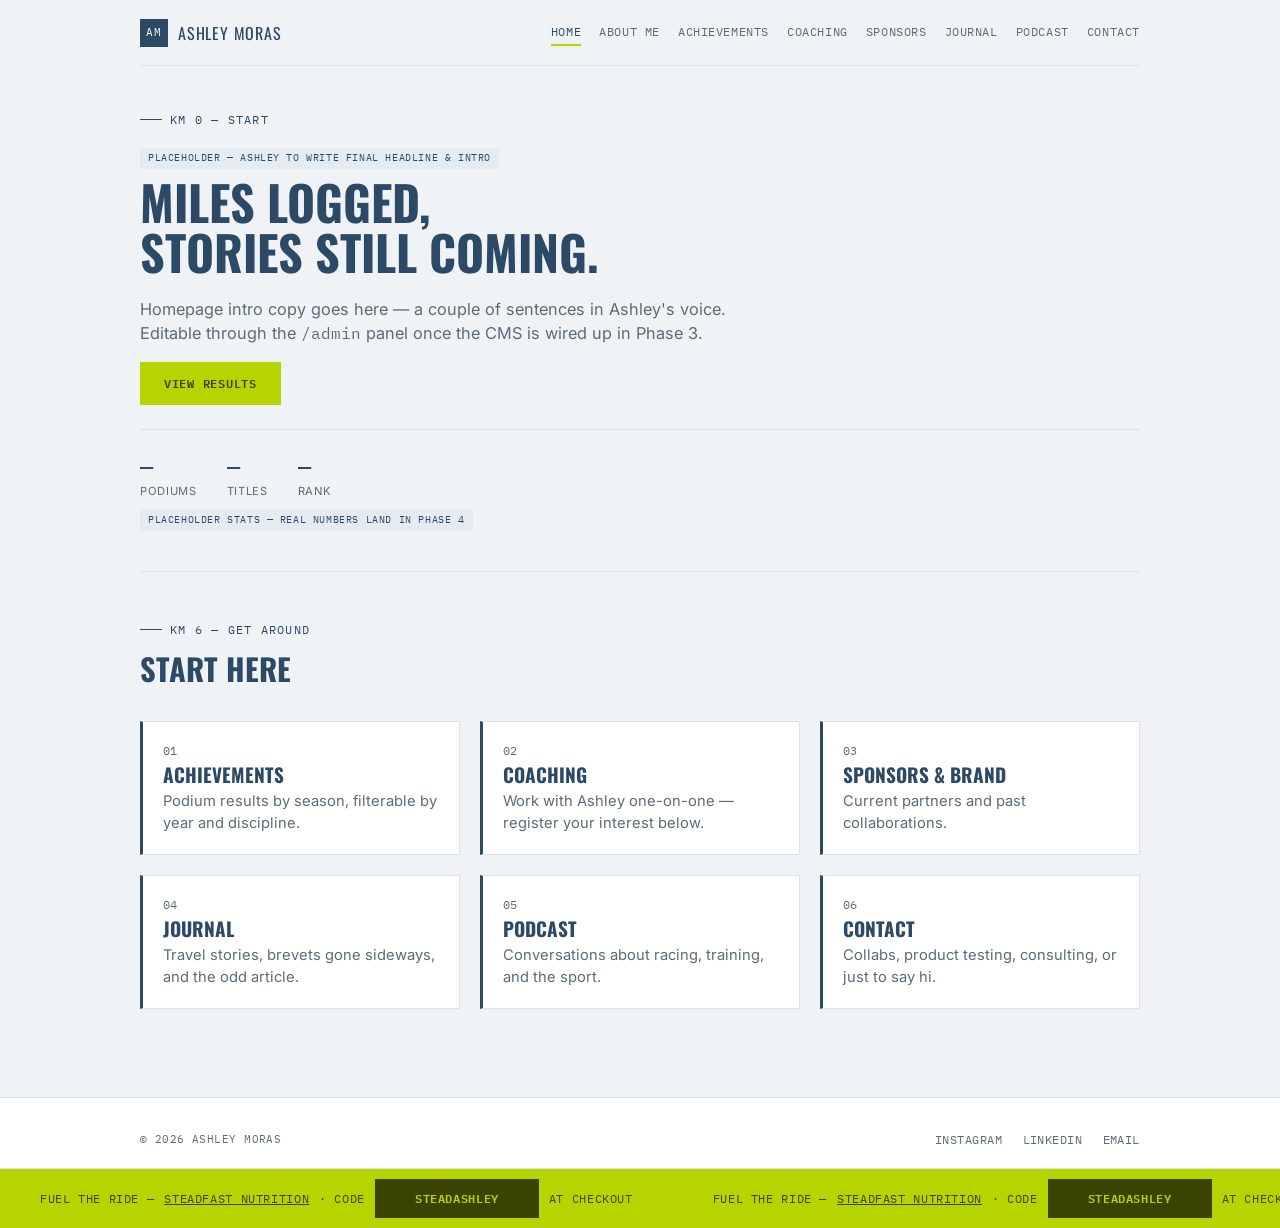
<file: index.html>
<!DOCTYPE html>
<html lang="en">
<head>
<meta charset="UTF-8">
<meta name="viewport" content="width=device-width, initial-scale=1.0">
<title>Ashley Moras — Cyclist &amp; Coach</title>
<link rel="preconnect" href="https://fonts.googleapis.com">
<link href="https://fonts.googleapis.com/css2?family=Oswald:wght@400;500;600;700&family=Inter:wght@400;500;600&family=IBM+Plex+Mono:wght@400;500;600&display=swap" rel="stylesheet">
<link rel="stylesheet" href="assets/styles.css">
</head>
<body>

<a class="skip-link" href="#main">Skip to content</a>

<header class="site-header-outer">
  <div class="wrap site-header">
    <a href="index.html" class="brand"><span class="bib">AM</span> Ashley Moras</a>
    <button class="nav-toggle" aria-expanded="false" aria-controls="main-nav">Menu</button>
    <nav class="main-nav" id="main-nav">
      <a href="index.html" class="active">Home</a>
      <a href="about.html">About Me</a>
      <a href="achievements.html">Achievements</a>
      <a href="coaching.html">Coaching</a>
      <a href="sponsors.html">Sponsors</a>
      <a href="journal.html">Journal</a>
      <a href="podcast.html">Podcast</a>
      <a href="contact.html">Contact</a>
    </nav>
  </div>
</header>

<main id="main">

  <section class="page-hero wrap">
    <p class="km">Km 0 — Start</p>
    <span class="placeholder-tag">Placeholder — Ashley to write final headline &amp; intro</span>
    <h1>Miles logged,<br>stories still coming.</h1>
    <p class="lede">Homepage intro copy goes here — a couple of sentences in Ashley's voice. Editable through the <span class="mono">/admin</span> panel once the CMS is wired up in Phase 3.</p>
    <a class="btn" href="achievements.html">View results</a>

    <div class="stats">
      <div class="stat"><div class="num">—</div><div class="label">Podiums</div></div>
      <div class="stat"><div class="num">—</div><div class="label">Titles</div></div>
      <div class="stat"><div class="num">—</div><div class="label">Rank</div></div>
    </div>
    <span class="placeholder-tag" style="margin-top:10px;">Placeholder stats — real numbers land in Phase 4</span>
  </section>

  <section class="section wrap">
    <div class="section-head">
      <div>
        <p class="km">Km 6 — Get around</p>
        <h2>Start here</h2>
      </div>
    </div>
    <div class="grid grid-3">
      <a class="linkcard" href="achievements.html">
        <div class="num">01</div>
        <h3>Achievements</h3>
        <p>Podium results by season, filterable by year and discipline.</p>
      </a>
      <a class="linkcard" href="coaching.html">
        <div class="num">02</div>
        <h3>Coaching</h3>
        <p>Work with Ashley one-on-one — register your interest below.</p>
      </a>
      <a class="linkcard" href="sponsors.html">
        <div class="num">03</div>
        <h3>Sponsors &amp; Brand</h3>
        <p>Current partners and past collaborations.</p>
      </a>
      <a class="linkcard" href="journal.html">
        <div class="num">04</div>
        <h3>Journal</h3>
        <p>Travel stories, brevets gone sideways, and the odd article.</p>
      </a>
      <a class="linkcard" href="podcast.html">
        <div class="num">05</div>
        <h3>Podcast</h3>
        <p>Conversations about racing, training, and the sport.</p>
      </a>
      <a class="linkcard" href="contact.html">
        <div class="num">06</div>
        <h3>Contact</h3>
        <p>Collabs, product testing, consulting, or just to say hi.</p>
      </a>
    </div>
  </section>

</main>

<footer class="site-footer">
  <div class="wrap footer-main">
    <div class="footer-fine">© <span id="year"></span> Ashley Moras</div>
    <nav class="socials" aria-label="Social links">
      <a href="https://www.instagram.com/ashley_moras/" target="_blank" rel="noopener">Instagram</a>
      <a href="https://www.linkedin.com/in/ashley-moras" target="_blank" rel="noopener">LinkedIn</a>
      <a href="mailto:ashley.omoras@gmail.com">Email</a>
    </nav>
  </div>
  <div class="promo-banner">
    <div class="promo-track">
      <span>Fuel the ride — <a href="https://steadfastnutrition.in/" target="_blank" rel="noopener">Steadfast Nutrition</a> · code <span class="promo-code">STEADASHLEY</span> at checkout</span>
      <span>Fuel the ride — <a href="https://steadfastnutrition.in/" target="_blank" rel="noopener">Steadfast Nutrition</a> · code <span class="promo-code">STEADASHLEY</span> at checkout</span>
    </div>
  </div>
</footer>

<script src="assets/site.js"></script>
<script>document.getElementById('year').textContent = new Date().getFullYear();</script>
</body>
</html>
</file>
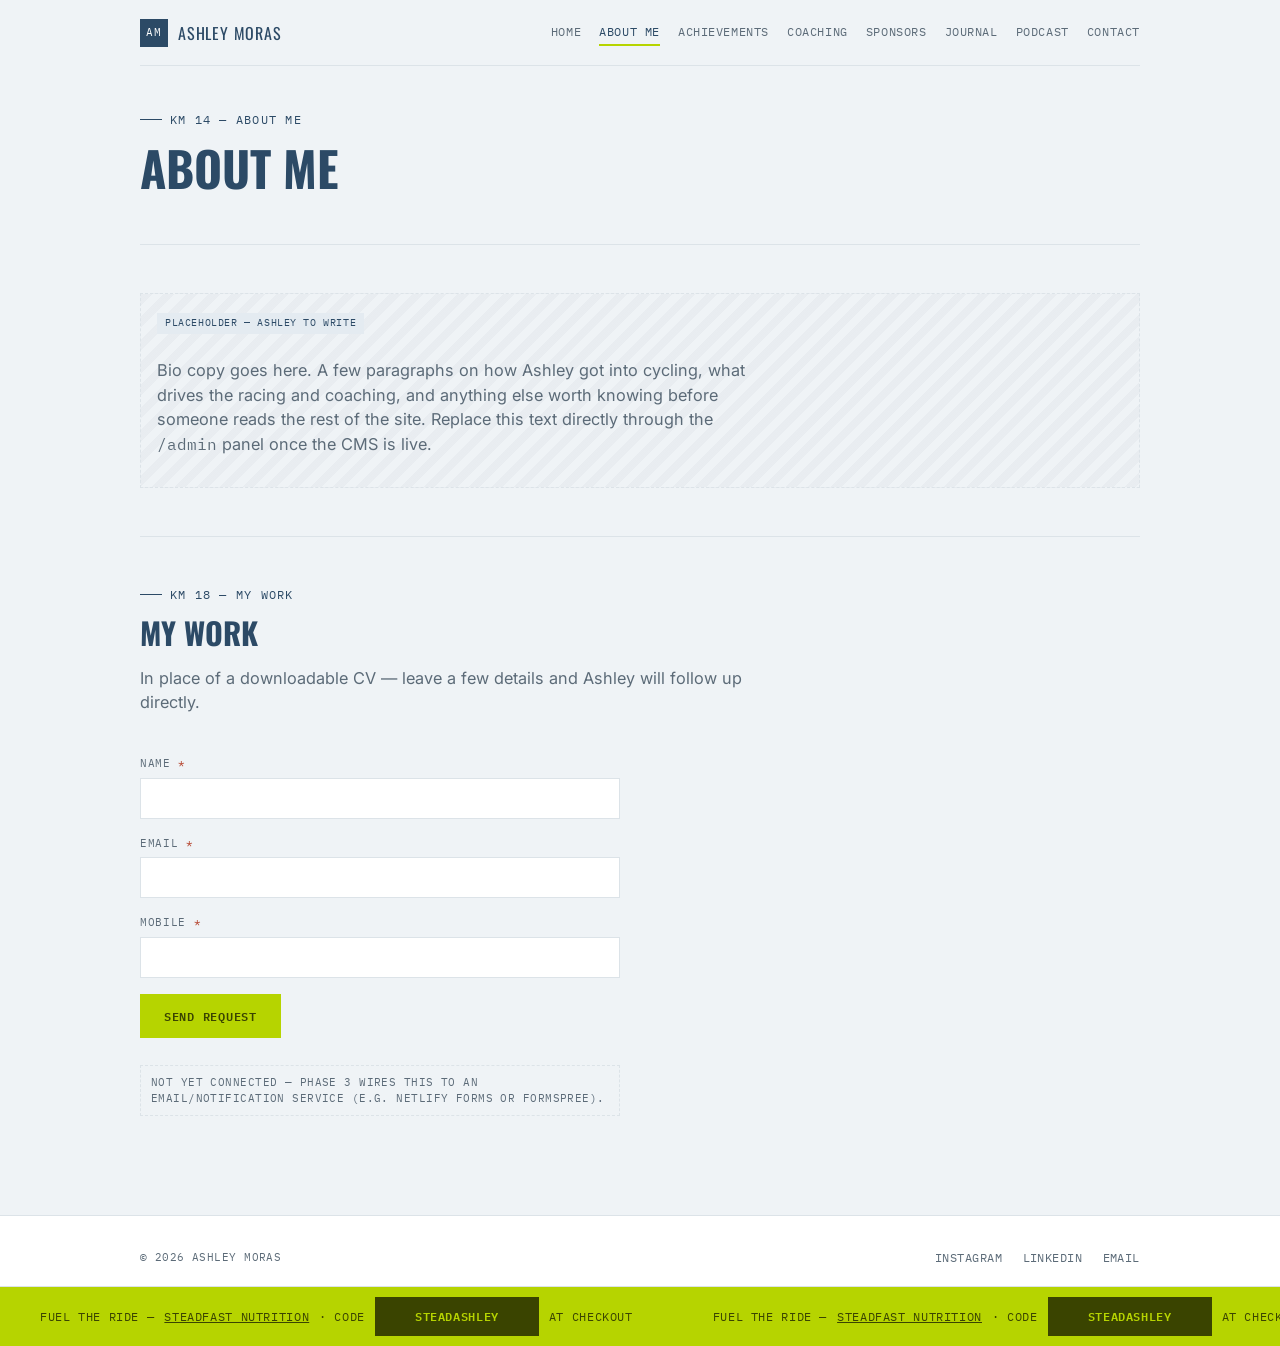
<file: about.html>
<!DOCTYPE html>
<html lang="en">
<head>
<meta charset="UTF-8">
<meta name="viewport" content="width=device-width, initial-scale=1.0">
<title>About Me — Ashley Moras</title>
<link rel="preconnect" href="https://fonts.googleapis.com">
<link href="https://fonts.googleapis.com/css2?family=Oswald:wght@400;500;600;700&family=Inter:wght@400;500;600&family=IBM+Plex+Mono:wght@400;500;600&display=swap" rel="stylesheet">
<link rel="stylesheet" href="assets/styles.css">
</head>
<body>

<a class="skip-link" href="#main">Skip to content</a>

<header class="site-header-outer">
  <div class="wrap site-header">
    <a href="index.html" class="brand"><span class="bib">AM</span> Ashley Moras</a>
    <button class="nav-toggle" aria-expanded="false" aria-controls="main-nav">Menu</button>
    <nav class="main-nav" id="main-nav">
      <a href="index.html">Home</a>
      <a href="about.html" class="active">About Me</a>
      <a href="achievements.html">Achievements</a>
      <a href="coaching.html">Coaching</a>
      <a href="sponsors.html">Sponsors</a>
      <a href="journal.html">Journal</a>
      <a href="podcast.html">Podcast</a>
      <a href="contact.html">Contact</a>
    </nav>
  </div>
</header>

<main id="main">

  <section class="page-hero wrap">
    <p class="km">Km 14 — About Me</p>
    <h1>About Me</h1>
  </section>

  <section class="section wrap">
    <div class="placeholder">
      <span class="placeholder-tag">Placeholder — Ashley to write</span>
      <p class="lede">Bio copy goes here. A few paragraphs on how Ashley got into cycling, what drives the racing and coaching, and anything else worth knowing before someone reads the rest of the site. Replace this text directly through the <span class="mono">/admin</span> panel once the CMS is live.</p>
    </div>
  </section>

  <section class="section wrap">
    <div class="section-head">
      <div>
        <p class="km">Km 18 — My Work</p>
        <h2>My Work</h2>
        <p class="lede">In place of a downloadable CV — leave a few details and Ashley will follow up directly.</p>
      </div>
    </div>

    <form class="stack" id="my-work-form">
      <div class="field">
        <label for="mw-name">Name <span class="req">*</span></label>
        <input type="text" id="mw-name" name="name" required autocomplete="name">
      </div>
      <div class="field">
        <label for="mw-email">Email <span class="req">*</span></label>
        <input type="email" id="mw-email" name="email" required autocomplete="email">
      </div>
      <div class="field">
        <label for="mw-mobile">Mobile <span class="req">*</span></label>
        <input type="tel" id="mw-mobile" name="mobile" required autocomplete="tel">
      </div>
      <div>
        <button type="submit" class="btn">Send request</button>
      </div>
      <p class="form-note">Not yet connected — Phase 3 wires this to an email/notification service (e.g. Netlify Forms or Formspree).</p>
    </form>
  </section>

</main>

<footer class="site-footer">
  <div class="wrap footer-main">
    <div class="footer-fine">© <span id="year"></span> Ashley Moras</div>
    <nav class="socials" aria-label="Social links">
      <a href="https://www.instagram.com/ashley_moras/" target="_blank" rel="noopener">Instagram</a>
      <a href="https://www.linkedin.com/in/ashley-moras" target="_blank" rel="noopener">LinkedIn</a>
      <a href="mailto:ashley.omoras@gmail.com">Email</a>
    </nav>
  </div>
  <div class="promo-banner">
    <div class="promo-track">
      <span>Fuel the ride — <a href="https://steadfastnutrition.in/" target="_blank" rel="noopener">Steadfast Nutrition</a> · code <span class="promo-code">STEADASHLEY</span> at checkout</span>
      <span>Fuel the ride — <a href="https://steadfastnutrition.in/" target="_blank" rel="noopener">Steadfast Nutrition</a> · code <span class="promo-code">STEADASHLEY</span> at checkout</span>
    </div>
  </div>
</footer>

<script src="assets/site.js"></script>
<script>document.getElementById('year').textContent = new Date().getFullYear();</script>
<script>
  // Front-end only guard until Phase 3 wires real submission.
  document.getElementById('my-work-form').addEventListener('submit', function (e) {
    e.preventDefault();
    alert('This form is not connected yet. It will be wired up in Phase 3.');
  });
</script>
</body>
</html>
</file>
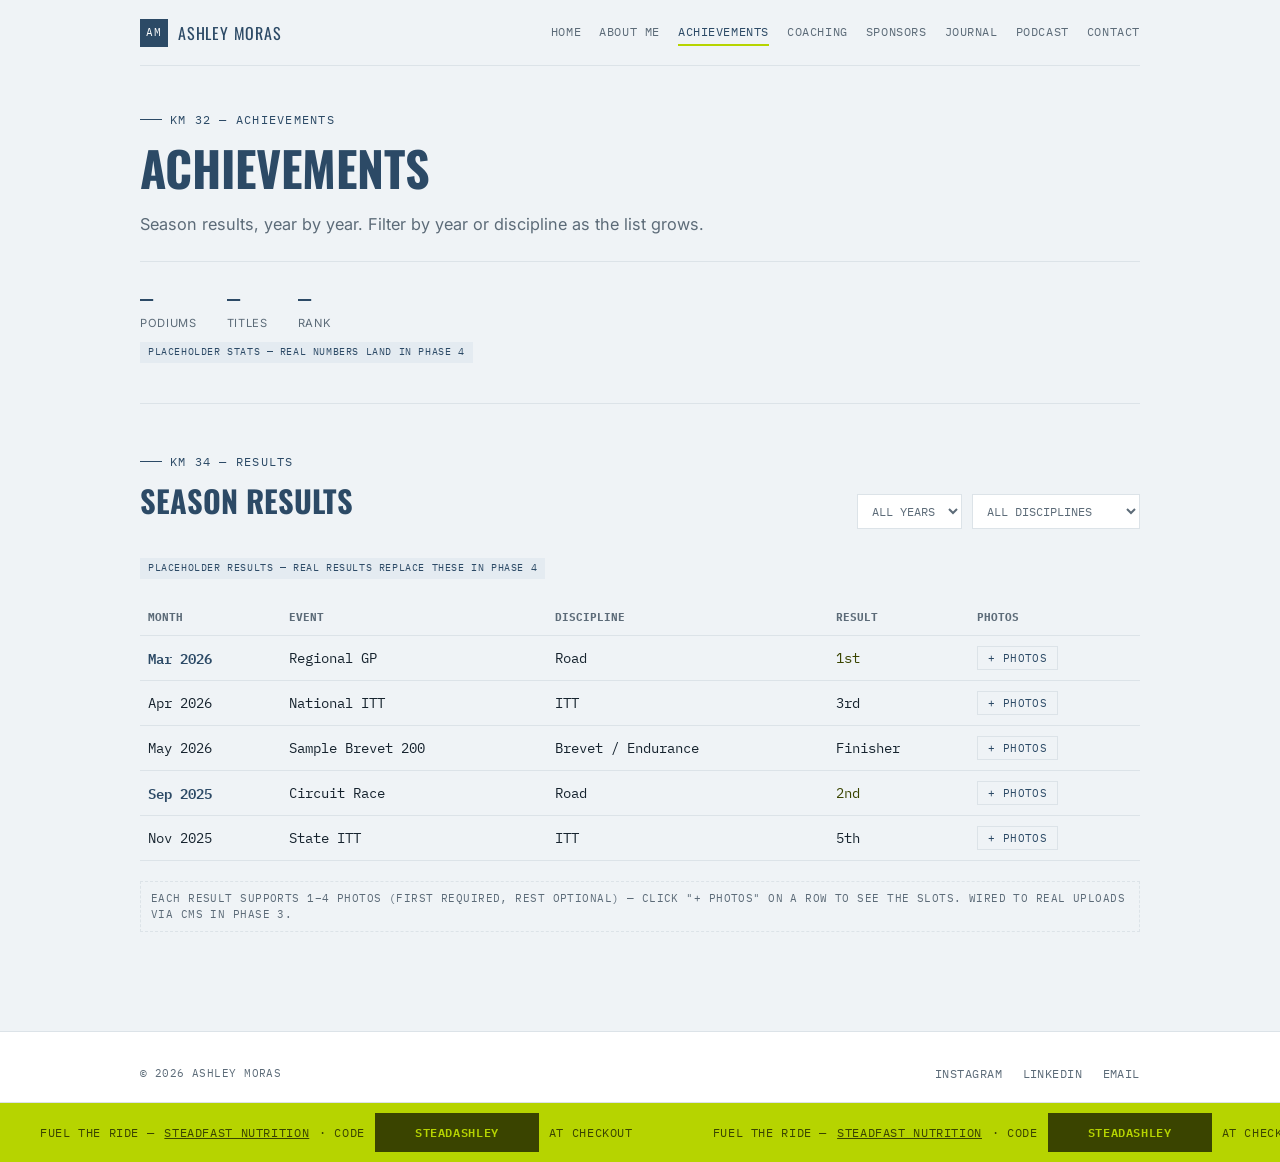
<file: achievements.html>
<!DOCTYPE html>
<html lang="en">
<head>
<meta charset="UTF-8">
<meta name="viewport" content="width=device-width, initial-scale=1.0">
<title>Achievements — Ashley Moras</title>
<link rel="preconnect" href="https://fonts.googleapis.com">
<link href="https://fonts.googleapis.com/css2?family=Oswald:wght@400;500;600;700&family=Inter:wght@400;500;600&family=IBM+Plex+Mono:wght@400;500;600&display=swap" rel="stylesheet">
<link rel="stylesheet" href="assets/styles.css">
</head>
<body>

<a class="skip-link" href="#main">Skip to content</a>

<header class="site-header-outer">
  <div class="wrap site-header">
    <a href="index.html" class="brand"><span class="bib">AM</span> Ashley Moras</a>
    <button class="nav-toggle" aria-expanded="false" aria-controls="main-nav">Menu</button>
    <nav class="main-nav" id="main-nav">
      <a href="index.html">Home</a>
      <a href="about.html">About Me</a>
      <a href="achievements.html" class="active">Achievements</a>
      <a href="coaching.html">Coaching</a>
      <a href="sponsors.html">Sponsors</a>
      <a href="journal.html">Journal</a>
      <a href="podcast.html">Podcast</a>
      <a href="contact.html">Contact</a>
    </nav>
  </div>
</header>

<main id="main">

  <section class="page-hero wrap">
    <p class="km">Km 32 — Achievements</p>
    <h1>Achievements</h1>
    <p class="lede">Season results, year by year. Filter by year or discipline as the list grows.</p>
    <div class="stats">
      <div class="stat"><div class="num">—</div><div class="label">Podiums</div></div>
      <div class="stat"><div class="num">—</div><div class="label">Titles</div></div>
      <div class="stat"><div class="num">—</div><div class="label">Rank</div></div>
    </div>
    <span class="placeholder-tag" style="margin-top:10px;">Placeholder stats — real numbers land in Phase 4</span>
  </section>

  <section class="section wrap">
    <div class="section-head">
      <div>
        <p class="km">Km 34 — Results</p>
        <h2>Season results</h2>
      </div>
      <div class="filters">
        <select class="filter-select" data-filter="year" aria-label="Filter by year">
          <option value="all">All years</option>
          <option value="2026">2026</option>
          <option value="2025">2025</option>
        </select>
        <select class="filter-select" data-filter="discipline" aria-label="Filter by discipline">
          <option value="all">All disciplines</option>
          <option value="road">Road</option>
          <option value="itt">ITT</option>
          <option value="brevet">Brevet / Endurance</option>
        </select>
      </div>
    </div>

    <span class="placeholder-tag">Placeholder results — real results replace these in Phase 4</span>

    <div class="table-wrap">
      <table data-results-table>
        <thead>
          <tr>
            <th>Month</th>
            <th>Event</th>
            <th>Discipline</th>
            <th>Result</th>
            <th>Photos</th>
          </tr>
        </thead>
        <tbody>
          <tr class="win" data-year="2026" data-discipline="road"><td>Mar 2026</td><td>Regional GP</td><td>Road</td><td>1st</td>
          <td><button class="photo-toggle" type="button" data-photo-toggle aria-expanded="false">+ Photos</button></td></tr>
          <tr class="photo-row"><td colspan="5"><div class="photo-chip-row"><div class="photo-chip">Photo 1</div><div class="photo-chip photo-chip-optional">Photo 2<br>optional</div><div class="photo-chip photo-chip-optional">Photo 3<br>optional</div><div class="photo-chip photo-chip-optional">Photo 4<br>optional</div></div></td></tr>
          <tr data-year="2026" data-discipline="itt"><td>Apr 2026</td><td>National ITT</td><td>ITT</td><td>3rd</td>
          <td><button class="photo-toggle" type="button" data-photo-toggle aria-expanded="false">+ Photos</button></td></tr>
          <tr class="photo-row"><td colspan="5"><div class="photo-chip-row"><div class="photo-chip">Photo 1</div><div class="photo-chip photo-chip-optional">Photo 2<br>optional</div><div class="photo-chip photo-chip-optional">Photo 3<br>optional</div><div class="photo-chip photo-chip-optional">Photo 4<br>optional</div></div></td></tr>
          <tr data-year="2026" data-discipline="brevet"><td>May 2026</td><td>Sample Brevet 200</td><td>Brevet / Endurance</td><td>Finisher</td>
          <td><button class="photo-toggle" type="button" data-photo-toggle aria-expanded="false">+ Photos</button></td></tr>
          <tr class="photo-row"><td colspan="5"><div class="photo-chip-row"><div class="photo-chip">Photo 1</div><div class="photo-chip photo-chip-optional">Photo 2<br>optional</div><div class="photo-chip photo-chip-optional">Photo 3<br>optional</div><div class="photo-chip photo-chip-optional">Photo 4<br>optional</div></div></td></tr>
          <tr class="win" data-year="2025" data-discipline="road"><td>Sep 2025</td><td>Circuit Race</td><td>Road</td><td>2nd</td>
          <td><button class="photo-toggle" type="button" data-photo-toggle aria-expanded="false">+ Photos</button></td></tr>
          <tr class="photo-row"><td colspan="5"><div class="photo-chip-row"><div class="photo-chip">Photo 1</div><div class="photo-chip photo-chip-optional">Photo 2<br>optional</div><div class="photo-chip photo-chip-optional">Photo 3<br>optional</div><div class="photo-chip photo-chip-optional">Photo 4<br>optional</div></div></td></tr>
          <tr data-year="2025" data-discipline="itt"><td>Nov 2025</td><td>State ITT</td><td>ITT</td><td>5th</td>
          <td><button class="photo-toggle" type="button" data-photo-toggle aria-expanded="false">+ Photos</button></td></tr>
          <tr class="photo-row"><td colspan="5"><div class="photo-chip-row"><div class="photo-chip">Photo 1</div><div class="photo-chip photo-chip-optional">Photo 2<br>optional</div><div class="photo-chip photo-chip-optional">Photo 3<br>optional</div><div class="photo-chip photo-chip-optional">Photo 4<br>optional</div></div></td></tr>
        </tbody>
      </table>
    </div>

    <p class="form-note" style="margin-top:20px;">Each result supports 1–4 photos (first required, rest optional) — click "+ Photos" on a row to see the slots. Wired to real uploads via CMS in Phase 3.</p>
  </section>

</main>

<footer class="site-footer">
  <div class="wrap footer-main">
    <div class="footer-fine">© <span id="year"></span> Ashley Moras</div>
    <nav class="socials" aria-label="Social links">
      <a href="https://www.instagram.com/ashley_moras/" target="_blank" rel="noopener">Instagram</a>
      <a href="https://www.linkedin.com/in/ashley-moras" target="_blank" rel="noopener">LinkedIn</a>
      <a href="mailto:ashley.omoras@gmail.com">Email</a>
    </nav>
  </div>
  <div class="promo-banner">
    <div class="promo-track">
      <span>Fuel the ride — <a href="https://steadfastnutrition.in/" target="_blank" rel="noopener">Steadfast Nutrition</a> · code <span class="promo-code">STEADASHLEY</span> at checkout</span>
      <span>Fuel the ride — <a href="https://steadfastnutrition.in/" target="_blank" rel="noopener">Steadfast Nutrition</a> · code <span class="promo-code">STEADASHLEY</span> at checkout</span>
    </div>
  </div>
</footer>

<script src="assets/site.js"></script>
<script>document.getElementById('year').textContent = new Date().getFullYear();</script>
</body>
</html>
</file>
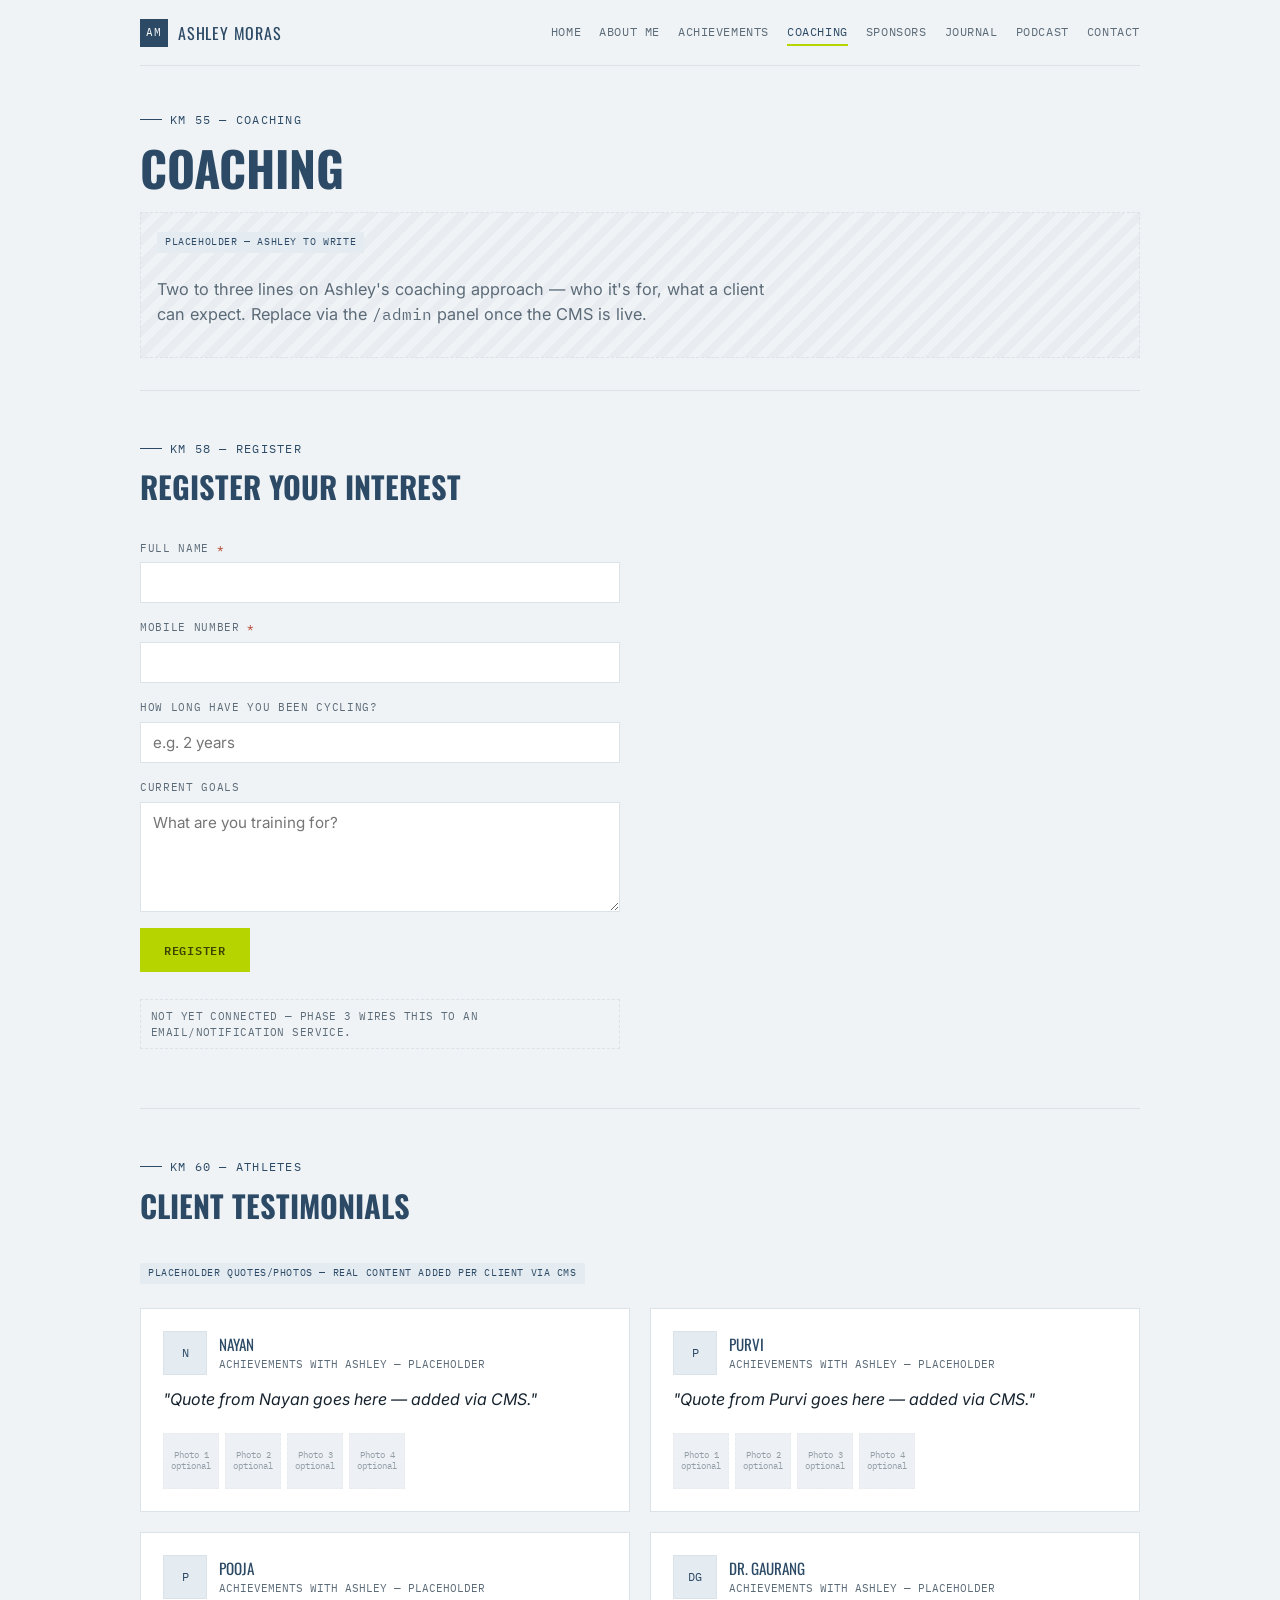
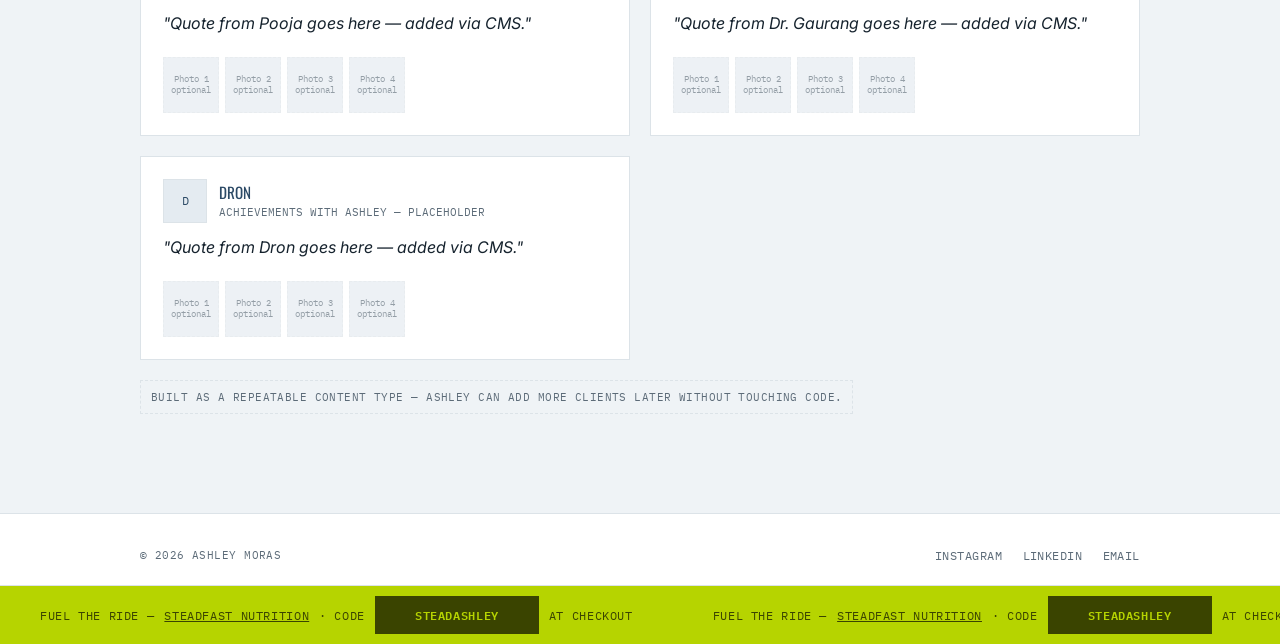
<file: coaching.html>
<!DOCTYPE html>
<html lang="en">
<head>
<meta charset="UTF-8">
<meta name="viewport" content="width=device-width, initial-scale=1.0">
<title>Coaching — Ashley Moras</title>
<link rel="preconnect" href="https://fonts.googleapis.com">
<link href="https://fonts.googleapis.com/css2?family=Oswald:wght@400;500;600;700&family=Inter:wght@400;500;600&family=IBM+Plex+Mono:wght@400;500;600&display=swap" rel="stylesheet">
<link rel="stylesheet" href="assets/styles.css">
</head>
<body>

<a class="skip-link" href="#main">Skip to content</a>

<header class="site-header-outer">
  <div class="wrap site-header">
    <a href="index.html" class="brand"><span class="bib">AM</span> Ashley Moras</a>
    <button class="nav-toggle" aria-expanded="false" aria-controls="main-nav">Menu</button>
    <nav class="main-nav" id="main-nav">
      <a href="index.html">Home</a>
      <a href="about.html">About Me</a>
      <a href="achievements.html">Achievements</a>
      <a href="coaching.html" class="active">Coaching</a>
      <a href="sponsors.html">Sponsors</a>
      <a href="journal.html">Journal</a>
      <a href="podcast.html">Podcast</a>
      <a href="contact.html">Contact</a>
    </nav>
  </div>
</header>

<main id="main">

  <section class="page-hero wrap">
    <p class="km">Km 55 — Coaching</p>
    <h1>Coaching</h1>
    <div class="placeholder">
      <span class="placeholder-tag">Placeholder — Ashley to write</span>
      <p class="lede">Two to three lines on Ashley's coaching approach — who it's for, what a client can expect. Replace via the <span class="mono">/admin</span> panel once the CMS is live.</p>
    </div>
  </section>

  <section class="section wrap">
    <div class="section-head">
      <div>
        <p class="km">Km 58 — Register</p>
        <h2>Register your interest</h2>
      </div>
    </div>

    <form class="stack" id="coaching-form">
      <div class="field">
        <label for="c-name">Full name <span class="req">*</span></label>
        <input type="text" id="c-name" name="name" required autocomplete="name">
      </div>
      <div class="field">
        <label for="c-mobile">Mobile number <span class="req">*</span></label>
        <input type="tel" id="c-mobile" name="mobile" required autocomplete="tel">
      </div>
      <div class="field">
        <label for="c-experience">How long have you been cycling?</label>
        <input type="text" id="c-experience" name="experience" placeholder="e.g. 2 years">
      </div>
      <div class="field">
        <label for="c-goals">Current goals</label>
        <textarea id="c-goals" name="goals" placeholder="What are you training for?"></textarea>
      </div>
      <div>
        <button type="submit" class="btn">Register</button>
      </div>
      <p class="form-note">Not yet connected — Phase 3 wires this to an email/notification service.</p>
    </form>
  </section>

  <section class="section wrap">
    <div class="section-head">
      <div>
        <p class="km">Km 60 — Athletes</p>
        <h2>Client testimonials</h2>
      </div>
    </div>

    <span class="placeholder-tag">Placeholder quotes/photos — real content added per client via CMS</span>

    <div class="grid grid-2" style="margin-top:16px;">
      <article class="testimonial">
        <div class="testimonial-head">
          <span class="avatar">N</span>
          <div>
            <div class="testimonial-name">Nayan</div>
            <div class="testimonial-with">Achievements with Ashley — placeholder</div>
          </div>
        </div>
        <p class="testimonial-quote">"Quote from Nayan goes here — added via CMS."</p>
      <div class="photo-chip-row"><div class="photo-chip photo-chip-optional">Photo 1<br>optional</div><div class="photo-chip photo-chip-optional">Photo 2<br>optional</div><div class="photo-chip photo-chip-optional">Photo 3<br>optional</div><div class="photo-chip photo-chip-optional">Photo 4<br>optional</div></div>
      </article>

      <article class="testimonial">
        <div class="testimonial-head">
          <span class="avatar">P</span>
          <div>
            <div class="testimonial-name">Purvi</div>
            <div class="testimonial-with">Achievements with Ashley — placeholder</div>
          </div>
        </div>
        <p class="testimonial-quote">"Quote from Purvi goes here — added via CMS."</p>
      <div class="photo-chip-row"><div class="photo-chip photo-chip-optional">Photo 1<br>optional</div><div class="photo-chip photo-chip-optional">Photo 2<br>optional</div><div class="photo-chip photo-chip-optional">Photo 3<br>optional</div><div class="photo-chip photo-chip-optional">Photo 4<br>optional</div></div>
      </article>

      <article class="testimonial">
        <div class="testimonial-head">
          <span class="avatar">P</span>
          <div>
            <div class="testimonial-name">Pooja</div>
            <div class="testimonial-with">Achievements with Ashley — placeholder</div>
          </div>
        </div>
        <p class="testimonial-quote">"Quote from Pooja goes here — added via CMS."</p>
      <div class="photo-chip-row"><div class="photo-chip photo-chip-optional">Photo 1<br>optional</div><div class="photo-chip photo-chip-optional">Photo 2<br>optional</div><div class="photo-chip photo-chip-optional">Photo 3<br>optional</div><div class="photo-chip photo-chip-optional">Photo 4<br>optional</div></div>
      </article>

      <article class="testimonial">
        <div class="testimonial-head">
          <span class="avatar">DG</span>
          <div>
            <div class="testimonial-name">Dr. Gaurang</div>
            <div class="testimonial-with">Achievements with Ashley — placeholder</div>
          </div>
        </div>
        <p class="testimonial-quote">"Quote from Dr. Gaurang goes here — added via CMS."</p>
      <div class="photo-chip-row"><div class="photo-chip photo-chip-optional">Photo 1<br>optional</div><div class="photo-chip photo-chip-optional">Photo 2<br>optional</div><div class="photo-chip photo-chip-optional">Photo 3<br>optional</div><div class="photo-chip photo-chip-optional">Photo 4<br>optional</div></div>
      </article>

      <article class="testimonial">
        <div class="testimonial-head">
          <span class="avatar">D</span>
          <div>
            <div class="testimonial-name">Dron</div>
            <div class="testimonial-with">Achievements with Ashley — placeholder</div>
          </div>
        </div>
        <p class="testimonial-quote">"Quote from Dron goes here — added via CMS."</p>
      <div class="photo-chip-row"><div class="photo-chip photo-chip-optional">Photo 1<br>optional</div><div class="photo-chip photo-chip-optional">Photo 2<br>optional</div><div class="photo-chip photo-chip-optional">Photo 3<br>optional</div><div class="photo-chip photo-chip-optional">Photo 4<br>optional</div></div>
      </article>
    </div>

    <p class="form-note" style="margin-top:20px;">Built as a repeatable content type — Ashley can add more clients later without touching code.</p>
  </section>

</main>

<footer class="site-footer">
  <div class="wrap footer-main">
    <div class="footer-fine">© <span id="year"></span> Ashley Moras</div>
    <nav class="socials" aria-label="Social links">
      <a href="https://www.instagram.com/ashley_moras/" target="_blank" rel="noopener">Instagram</a>
      <a href="https://www.linkedin.com/in/ashley-moras" target="_blank" rel="noopener">LinkedIn</a>
      <a href="mailto:ashley.omoras@gmail.com">Email</a>
    </nav>
  </div>
  <div class="promo-banner">
    <div class="promo-track">
      <span>Fuel the ride — <a href="https://steadfastnutrition.in/" target="_blank" rel="noopener">Steadfast Nutrition</a> · code <span class="promo-code">STEADASHLEY</span> at checkout</span>
      <span>Fuel the ride — <a href="https://steadfastnutrition.in/" target="_blank" rel="noopener">Steadfast Nutrition</a> · code <span class="promo-code">STEADASHLEY</span> at checkout</span>
    </div>
  </div>
</footer>

<script src="assets/site.js"></script>
<script>document.getElementById('year').textContent = new Date().getFullYear();</script>
<script>
  document.getElementById('coaching-form').addEventListener('submit', function (e) {
    e.preventDefault();
    alert('This form is not connected yet. It will be wired up in Phase 3.');
  });
</script>
</body>
</html>
</file>
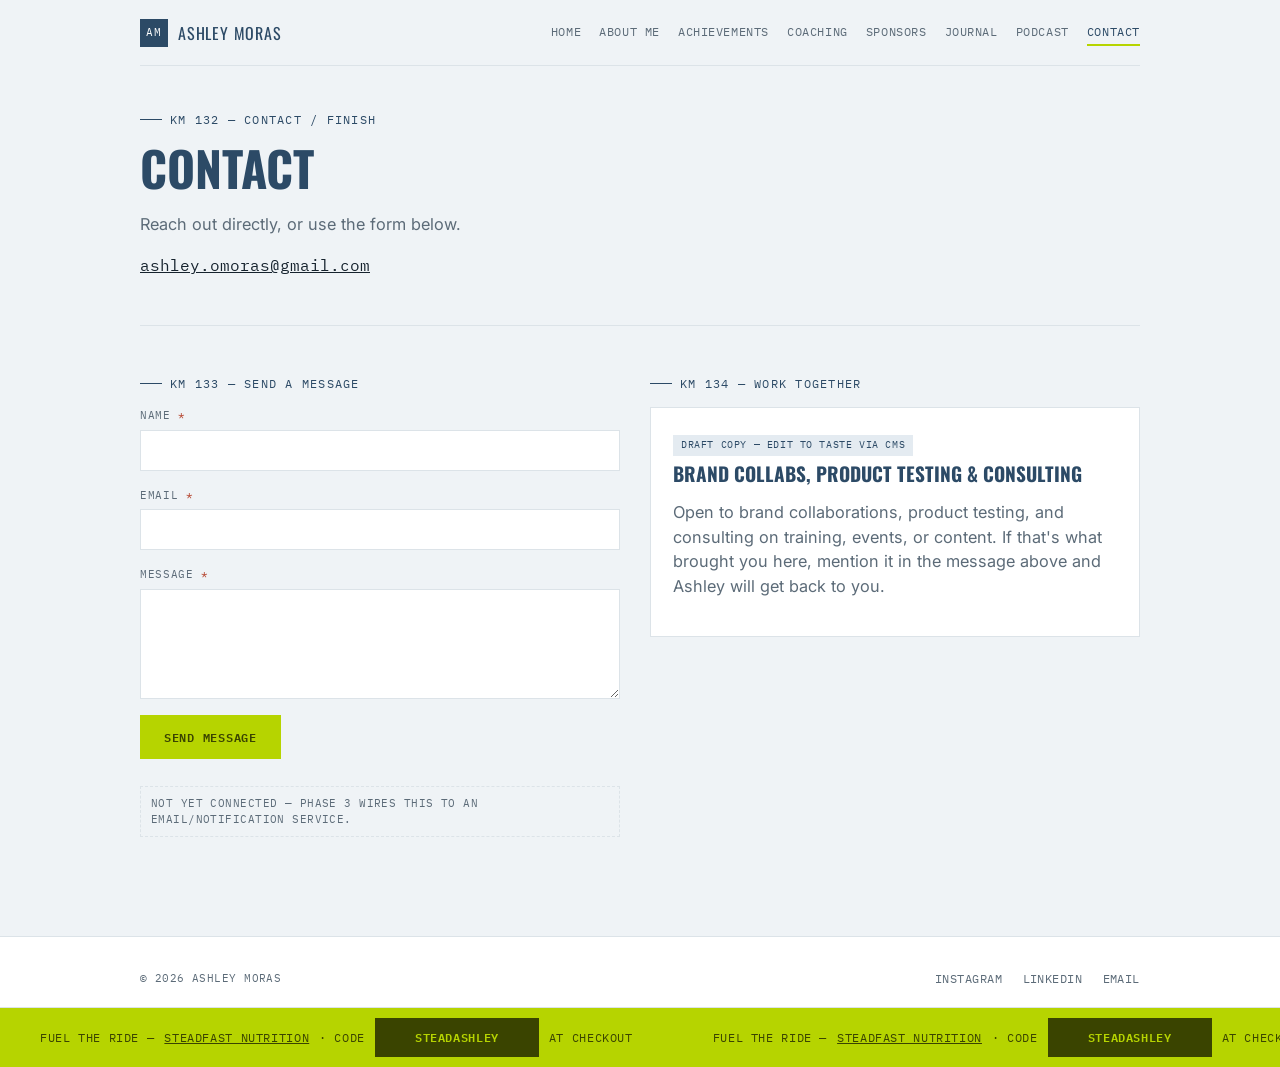
<file: contact.html>
<!DOCTYPE html>
<html lang="en">
<head>
<meta charset="UTF-8">
<meta name="viewport" content="width=device-width, initial-scale=1.0">
<title>Contact — Ashley Moras</title>
<link rel="preconnect" href="https://fonts.googleapis.com">
<link href="https://fonts.googleapis.com/css2?family=Oswald:wght@400;500;600;700&family=Inter:wght@400;500;600&family=IBM+Plex+Mono:wght@400;500;600&display=swap" rel="stylesheet">
<link rel="stylesheet" href="assets/styles.css">
</head>
<body>

<a class="skip-link" href="#main">Skip to content</a>

<header class="site-header-outer">
  <div class="wrap site-header">
    <a href="index.html" class="brand"><span class="bib">AM</span> Ashley Moras</a>
    <button class="nav-toggle" aria-expanded="false" aria-controls="main-nav">Menu</button>
    <nav class="main-nav" id="main-nav">
      <a href="index.html">Home</a>
      <a href="about.html">About Me</a>
      <a href="achievements.html">Achievements</a>
      <a href="coaching.html">Coaching</a>
      <a href="sponsors.html">Sponsors</a>
      <a href="journal.html">Journal</a>
      <a href="podcast.html">Podcast</a>
      <a href="contact.html" class="active">Contact</a>
    </nav>
  </div>
</header>

<main id="main">

  <section class="page-hero wrap">
    <p class="km">Km 132 — Contact / Finish</p>
    <h1>Contact</h1>
    <p class="lede">Reach out directly, or use the form below.</p>
    <p class="mono" style="margin-top:12px;"><a href="mailto:ashley.omoras@gmail.com">ashley.omoras@gmail.com</a></p>
  </section>

  <section class="section wrap">
    <div class="grid grid-2">
      <div>
        <p class="km">Km 133 — Send a message</p>
        <form class="stack" id="contact-form">
          <div class="field">
            <label for="ct-name">Name <span class="req">*</span></label>
            <input type="text" id="ct-name" name="name" required autocomplete="name">
          </div>
          <div class="field">
            <label for="ct-email">Email <span class="req">*</span></label>
            <input type="email" id="ct-email" name="email" required autocomplete="email">
          </div>
          <div class="field">
            <label for="ct-message">Message <span class="req">*</span></label>
            <textarea id="ct-message" name="message" required></textarea>
          </div>
          <div>
            <button type="submit" class="btn">Send message</button>
          </div>
          <p class="form-note">Not yet connected — Phase 3 wires this to an email/notification service.</p>
        </form>
      </div>

      <div>
        <p class="km">Km 134 — Work together</p>
        <div class="card">
          <span class="placeholder-tag">Draft copy — edit to taste via CMS</span>
          <h3>Brand collabs, product testing &amp; consulting</h3>
          <p class="lede">Open to brand collaborations, product testing, and consulting on training, events, or content. If that's what brought you here, mention it in the message above and Ashley will get back to you.</p>
        </div>
      </div>
    </div>
  </section>

</main>

<footer class="site-footer">
  <div class="wrap footer-main">
    <div class="footer-fine">© <span id="year"></span> Ashley Moras</div>
    <nav class="socials" aria-label="Social links">
      <a href="https://www.instagram.com/ashley_moras/" target="_blank" rel="noopener">Instagram</a>
      <a href="https://www.linkedin.com/in/ashley-moras" target="_blank" rel="noopener">LinkedIn</a>
      <a href="mailto:ashley.omoras@gmail.com">Email</a>
    </nav>
  </div>
  <div class="promo-banner">
    <div class="promo-track">
      <span>Fuel the ride — <a href="https://steadfastnutrition.in/" target="_blank" rel="noopener">Steadfast Nutrition</a> · code <span class="promo-code">STEADASHLEY</span> at checkout</span>
      <span>Fuel the ride — <a href="https://steadfastnutrition.in/" target="_blank" rel="noopener">Steadfast Nutrition</a> · code <span class="promo-code">STEADASHLEY</span> at checkout</span>
    </div>
  </div>
</footer>

<script src="assets/site.js"></script>
<script>document.getElementById('year').textContent = new Date().getFullYear();</script>
<script>
  document.getElementById('contact-form').addEventListener('submit', function (e) {
    e.preventDefault();
    alert('This form is not connected yet. It will be wired up in Phase 3.');
  });
</script>
</body>
</html>
</file>
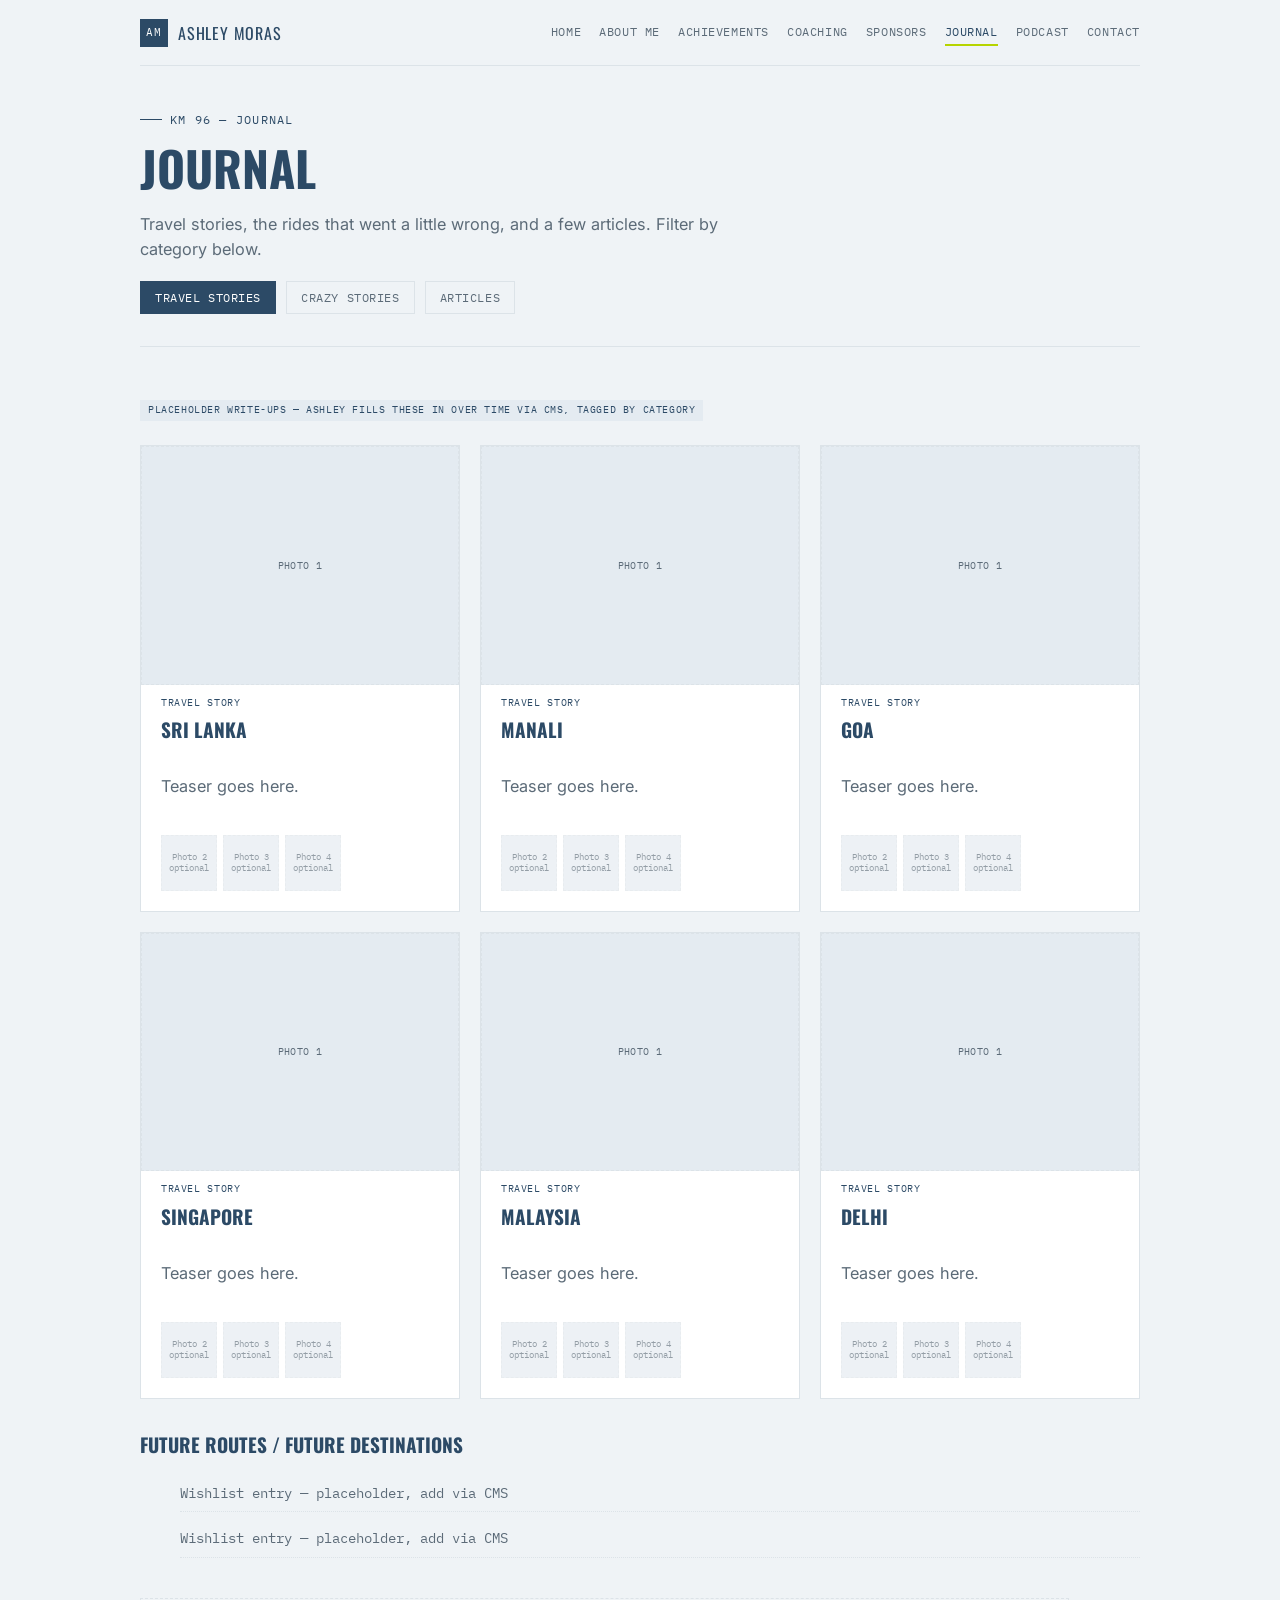
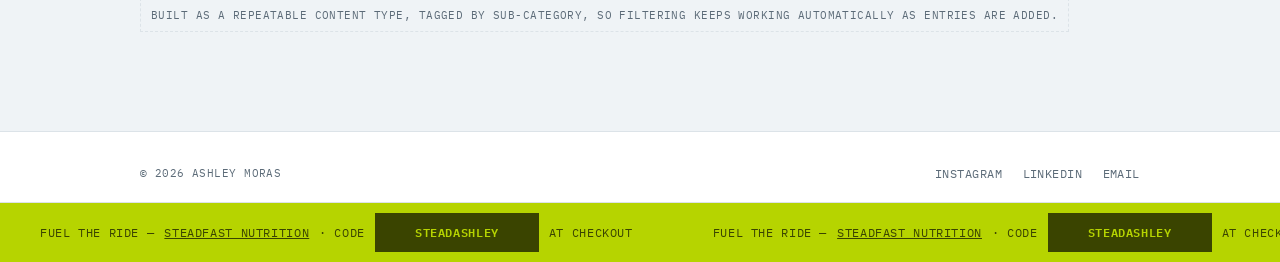
<file: journal.html>
<!DOCTYPE html>
<html lang="en">
<head>
<meta charset="UTF-8">
<meta name="viewport" content="width=device-width, initial-scale=1.0">
<title>Journal — Ashley Moras</title>
<link rel="preconnect" href="https://fonts.googleapis.com">
<link href="https://fonts.googleapis.com/css2?family=Oswald:wght@400;500;600;700&family=Inter:wght@400;500;600&family=IBM+Plex+Mono:wght@400;500;600&display=swap" rel="stylesheet">
<link rel="stylesheet" href="assets/styles.css">
</head>
<body>

<a class="skip-link" href="#main">Skip to content</a>

<header class="site-header-outer">
  <div class="wrap site-header">
    <a href="index.html" class="brand"><span class="bib">AM</span> Ashley Moras</a>
    <button class="nav-toggle" aria-expanded="false" aria-controls="main-nav">Menu</button>
    <nav class="main-nav" id="main-nav">
      <a href="index.html">Home</a>
      <a href="about.html">About Me</a>
      <a href="achievements.html">Achievements</a>
      <a href="coaching.html">Coaching</a>
      <a href="sponsors.html">Sponsors</a>
      <a href="journal.html" class="active">Journal</a>
      <a href="podcast.html">Podcast</a>
      <a href="contact.html">Contact</a>
    </nav>
  </div>
</header>

<main id="main">

  <section class="page-hero wrap">
    <p class="km">Km 96 — Journal</p>
    <h1>Journal</h1>
    <p class="lede">Travel stories, the rides that went a little wrong, and a few articles. Filter by category below.</p>

    <div class="filters" style="margin-top:20px;">
      <button class="filter-btn active" data-journal-tab="travel">Travel Stories</button>
      <button class="filter-btn" data-journal-tab="crazy">Crazy Stories</button>
      <button class="filter-btn" data-journal-tab="articles">Articles</button>
    </div>
  </section>

  <section class="section wrap">

    <span class="placeholder-tag">Placeholder write-ups — Ashley fills these in over time via CMS, tagged by category</span>

    <!-- TRAVEL STORIES -->
    <div class="journal-panel is-active" data-journal-panel="travel" style="margin-top:16px;">
      <div class="grid grid-3">
        <article class="journal-card"><div class="photo-slot" aria-hidden="true">Photo 1</div><span class="tag">Travel Story</span><h3>Sri Lanka</h3><p class="lede">Teaser goes here.</p><div class="photo-chip-row"><div class="photo-chip photo-chip-optional">Photo 2<br>optional</div><div class="photo-chip photo-chip-optional">Photo 3<br>optional</div><div class="photo-chip photo-chip-optional">Photo 4<br>optional</div></div></article>
        <article class="journal-card"><div class="photo-slot" aria-hidden="true">Photo 1</div><span class="tag">Travel Story</span><h3>Manali</h3><p class="lede">Teaser goes here.</p><div class="photo-chip-row"><div class="photo-chip photo-chip-optional">Photo 2<br>optional</div><div class="photo-chip photo-chip-optional">Photo 3<br>optional</div><div class="photo-chip photo-chip-optional">Photo 4<br>optional</div></div></article>
        <article class="journal-card"><div class="photo-slot" aria-hidden="true">Photo 1</div><span class="tag">Travel Story</span><h3>Goa</h3><p class="lede">Teaser goes here.</p><div class="photo-chip-row"><div class="photo-chip photo-chip-optional">Photo 2<br>optional</div><div class="photo-chip photo-chip-optional">Photo 3<br>optional</div><div class="photo-chip photo-chip-optional">Photo 4<br>optional</div></div></article>
        <article class="journal-card"><div class="photo-slot" aria-hidden="true">Photo 1</div><span class="tag">Travel Story</span><h3>Singapore</h3><p class="lede">Teaser goes here.</p><div class="photo-chip-row"><div class="photo-chip photo-chip-optional">Photo 2<br>optional</div><div class="photo-chip photo-chip-optional">Photo 3<br>optional</div><div class="photo-chip photo-chip-optional">Photo 4<br>optional</div></div></article>
        <article class="journal-card"><div class="photo-slot" aria-hidden="true">Photo 1</div><span class="tag">Travel Story</span><h3>Malaysia</h3><p class="lede">Teaser goes here.</p><div class="photo-chip-row"><div class="photo-chip photo-chip-optional">Photo 2<br>optional</div><div class="photo-chip photo-chip-optional">Photo 3<br>optional</div><div class="photo-chip photo-chip-optional">Photo 4<br>optional</div></div></article>
        <article class="journal-card"><div class="photo-slot" aria-hidden="true">Photo 1</div><span class="tag">Travel Story</span><h3>Delhi</h3><p class="lede">Teaser goes here.</p><div class="photo-chip-row"><div class="photo-chip photo-chip-optional">Photo 2<br>optional</div><div class="photo-chip photo-chip-optional">Photo 3<br>optional</div><div class="photo-chip photo-chip-optional">Photo 4<br>optional</div></div></article>
      </div>

      <h3 style="margin-top:36px;">Future Routes / Future Destinations</h3>
      <ul class="wishlist">
        <li>Wishlist entry — placeholder, add via CMS</li>
        <li>Wishlist entry — placeholder, add via CMS</li>
      </ul>
    </div>

    <!-- CRAZY STORIES -->
    <div class="journal-panel" data-journal-panel="crazy" style="margin-top:16px;">
      <div class="grid grid-3">
        <article class="journal-card"><div class="photo-slot" aria-hidden="true">Photo 1</div><span class="tag">Crazy Story</span><h3>FM Manali–Doda</h3><p class="lede">Teaser goes here.</p><div class="photo-chip-row"><div class="photo-chip photo-chip-optional">Photo 2<br>optional</div><div class="photo-chip photo-chip-optional">Photo 3<br>optional</div><div class="photo-chip photo-chip-optional">Photo 4<br>optional</div></div></article>
        <article class="journal-card"><div class="photo-slot" aria-hidden="true">Photo 1</div><span class="tag">Crazy Story</span><h3>Goa BRM</h3><p class="lede">Teaser goes here.</p><div class="photo-chip-row"><div class="photo-chip photo-chip-optional">Photo 2<br>optional</div><div class="photo-chip photo-chip-optional">Photo 3<br>optional</div><div class="photo-chip photo-chip-optional">Photo 4<br>optional</div></div></article>
        <article class="journal-card"><div class="photo-slot" aria-hidden="true">Photo 1</div><span class="tag">Crazy Story</span><h3>Bangalore ("N'Lore") BRM</h3><p class="lede">Teaser goes here.</p><div class="photo-chip-row"><div class="photo-chip photo-chip-optional">Photo 2<br>optional</div><div class="photo-chip photo-chip-optional">Photo 3<br>optional</div><div class="photo-chip photo-chip-optional">Photo 4<br>optional</div></div></article>
      </div>
    </div>

    <!-- ARTICLES -->
    <div class="journal-panel" data-journal-panel="articles" style="margin-top:16px;">
      <div class="grid grid-3">
        <article class="journal-card"><div class="photo-slot" aria-hidden="true">Photo 1</div><span class="tag">Article</span><h3>Run Crew</h3><p class="lede">Existing write-up — drop the real copy in via CMS.</p><div class="photo-chip-row"><div class="photo-chip photo-chip-optional">Photo 2<br>optional</div><div class="photo-chip photo-chip-optional">Photo 3<br>optional</div><div class="photo-chip photo-chip-optional">Photo 4<br>optional</div></div></article>
        <article class="journal-card"><div class="photo-slot" aria-hidden="true">Photo 1</div><span class="tag">Article</span><h3>Cycling Mods</h3><p class="lede">Existing write-up — drop the real copy in via CMS.</p><div class="photo-chip-row"><div class="photo-chip photo-chip-optional">Photo 2<br>optional</div><div class="photo-chip photo-chip-optional">Photo 3<br>optional</div><div class="photo-chip photo-chip-optional">Photo 4<br>optional</div></div></article>
      </div>
    </div>

    <p class="form-note" style="margin-top:24px;">Built as a repeatable content type, tagged by sub-category, so filtering keeps working automatically as entries are added.</p>
  </section>

</main>

<footer class="site-footer">
  <div class="wrap footer-main">
    <div class="footer-fine">© <span id="year"></span> Ashley Moras</div>
    <nav class="socials" aria-label="Social links">
      <a href="https://www.instagram.com/ashley_moras/" target="_blank" rel="noopener">Instagram</a>
      <a href="https://www.linkedin.com/in/ashley-moras" target="_blank" rel="noopener">LinkedIn</a>
      <a href="mailto:ashley.omoras@gmail.com">Email</a>
    </nav>
  </div>
  <div class="promo-banner">
    <div class="promo-track">
      <span>Fuel the ride — <a href="https://steadfastnutrition.in/" target="_blank" rel="noopener">Steadfast Nutrition</a> · code <span class="promo-code">STEADASHLEY</span> at checkout</span>
      <span>Fuel the ride — <a href="https://steadfastnutrition.in/" target="_blank" rel="noopener">Steadfast Nutrition</a> · code <span class="promo-code">STEADASHLEY</span> at checkout</span>
    </div>
  </div>
</footer>

<script src="assets/site.js"></script>
<script>document.getElementById('year').textContent = new Date().getFullYear();</script>
</body>
</html>
</file>
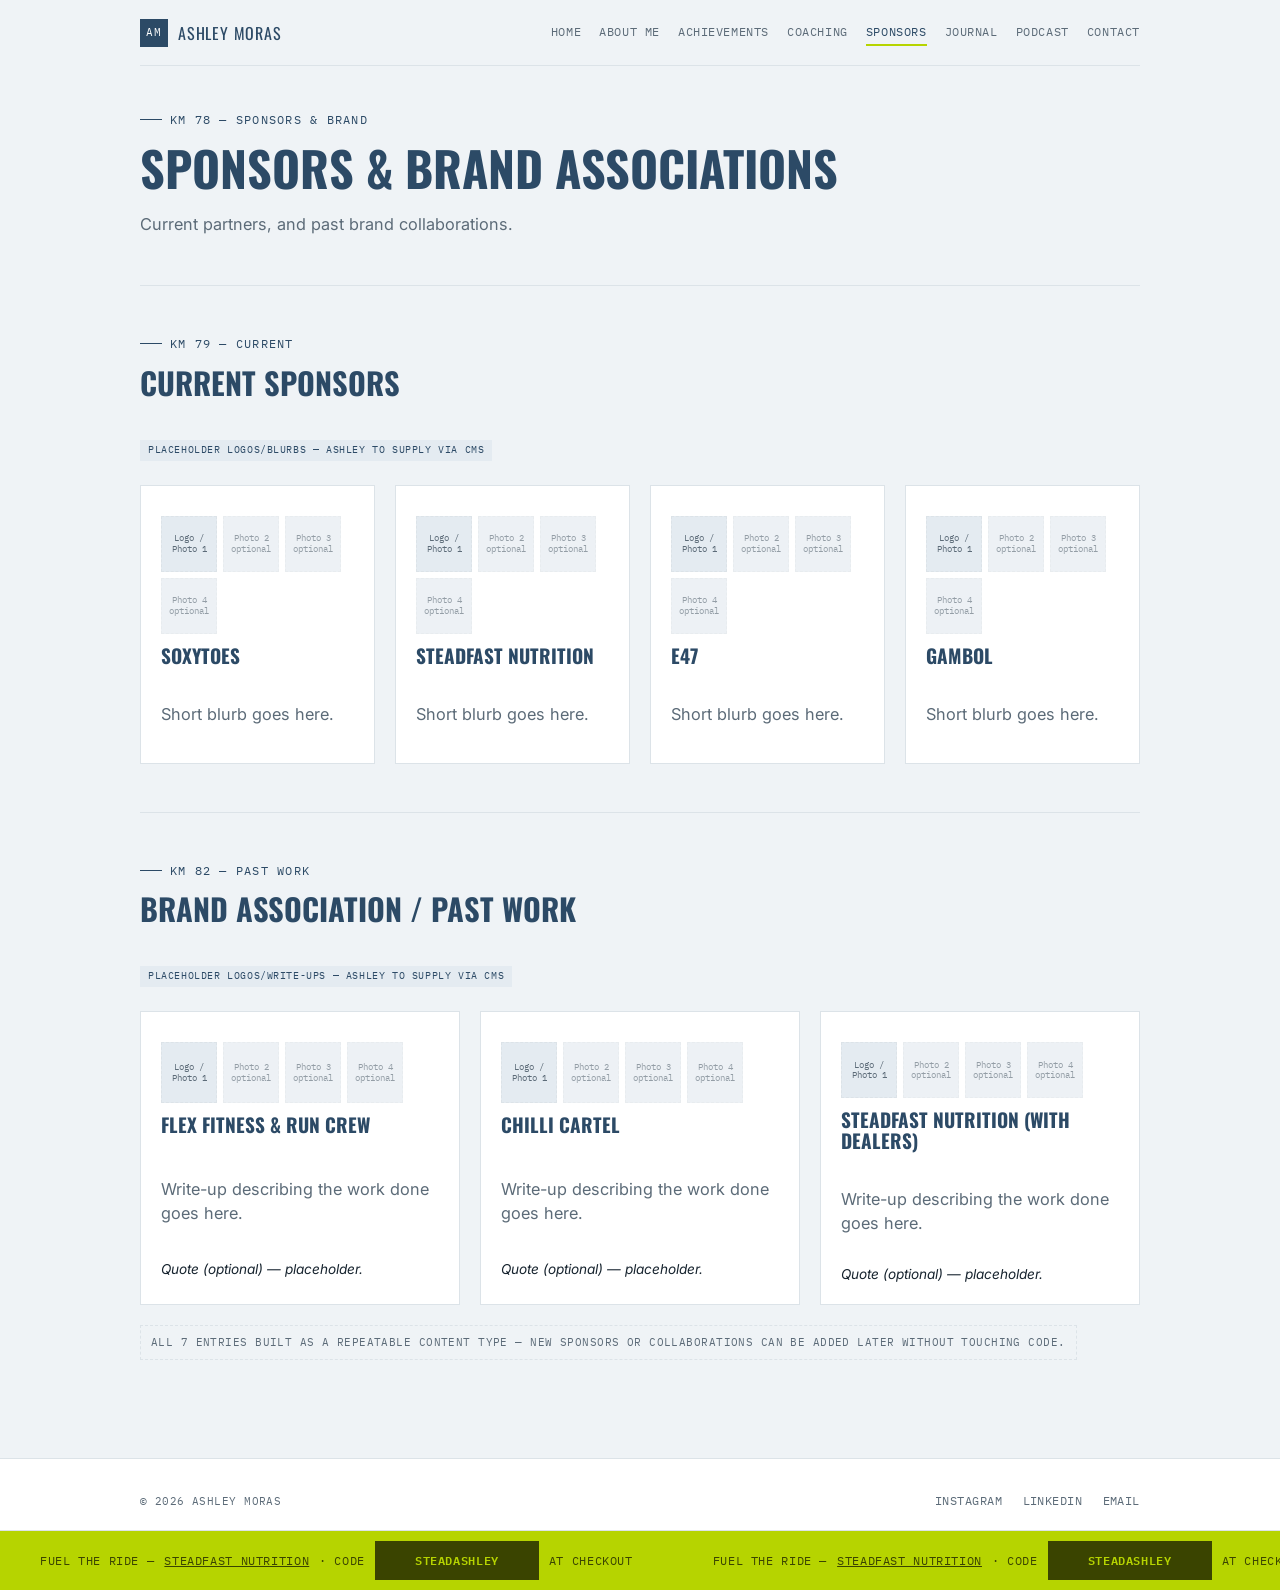
<file: sponsors.html>
<!DOCTYPE html>
<html lang="en">
<head>
<meta charset="UTF-8">
<meta name="viewport" content="width=device-width, initial-scale=1.0">
<title>Sponsors &amp; Brand Associations — Ashley Moras</title>
<link rel="preconnect" href="https://fonts.googleapis.com">
<link href="https://fonts.googleapis.com/css2?family=Oswald:wght@400;500;600;700&family=Inter:wght@400;500;600&family=IBM+Plex+Mono:wght@400;500;600&display=swap" rel="stylesheet">
<link rel="stylesheet" href="assets/styles.css">
</head>
<body>

<a class="skip-link" href="#main">Skip to content</a>

<header class="site-header-outer">
  <div class="wrap site-header">
    <a href="index.html" class="brand"><span class="bib">AM</span> Ashley Moras</a>
    <button class="nav-toggle" aria-expanded="false" aria-controls="main-nav">Menu</button>
    <nav class="main-nav" id="main-nav">
      <a href="index.html">Home</a>
      <a href="about.html">About Me</a>
      <a href="achievements.html">Achievements</a>
      <a href="coaching.html">Coaching</a>
      <a href="sponsors.html" class="active">Sponsors</a>
      <a href="journal.html">Journal</a>
      <a href="podcast.html">Podcast</a>
      <a href="contact.html">Contact</a>
    </nav>
  </div>
</header>

<main id="main">

  <section class="page-hero wrap">
    <p class="km">Km 78 — Sponsors &amp; Brand</p>
    <h1>Sponsors &amp; Brand Associations</h1>
    <p class="lede">Current partners, and past brand collaborations.</p>
  </section>

  <section class="section wrap">
    <div class="section-head">
      <div>
        <p class="km">Km 79 — Current</p>
        <h2>Current sponsors</h2>
      </div>
    </div>

    <span class="placeholder-tag">Placeholder logos/blurbs — Ashley to supply via CMS</span>

    <div class="grid grid-4" style="margin-top:16px;">
      <article class="sponsor-card">
        <div class="photo-chip-row"><div class="photo-chip">Logo /<br>Photo 1</div><div class="photo-chip photo-chip-optional">Photo 2<br>optional</div><div class="photo-chip photo-chip-optional">Photo 3<br>optional</div><div class="photo-chip photo-chip-optional">Photo 4<br>optional</div></div>
        <h3>Soxytoes</h3>
        <p class="lede">Short blurb goes here.</p>
      </article>
      <article class="sponsor-card">
        <div class="photo-chip-row"><div class="photo-chip">Logo /<br>Photo 1</div><div class="photo-chip photo-chip-optional">Photo 2<br>optional</div><div class="photo-chip photo-chip-optional">Photo 3<br>optional</div><div class="photo-chip photo-chip-optional">Photo 4<br>optional</div></div>
        <h3>Steadfast Nutrition</h3>
        <p class="lede">Short blurb goes here.</p>
      </article>
      <article class="sponsor-card">
        <div class="photo-chip-row"><div class="photo-chip">Logo /<br>Photo 1</div><div class="photo-chip photo-chip-optional">Photo 2<br>optional</div><div class="photo-chip photo-chip-optional">Photo 3<br>optional</div><div class="photo-chip photo-chip-optional">Photo 4<br>optional</div></div>
        <h3>E47</h3>
        <p class="lede">Short blurb goes here.</p>
      </article>
      <article class="sponsor-card">
        <div class="photo-chip-row"><div class="photo-chip">Logo /<br>Photo 1</div><div class="photo-chip photo-chip-optional">Photo 2<br>optional</div><div class="photo-chip photo-chip-optional">Photo 3<br>optional</div><div class="photo-chip photo-chip-optional">Photo 4<br>optional</div></div>
        <h3>Gambol</h3>
        <p class="lede">Short blurb goes here.</p>
      </article>
    </div>
  </section>

  <section class="section wrap">
    <div class="section-head">
      <div>
        <p class="km">Km 82 — Past work</p>
        <h2>Brand association / past work</h2>
      </div>
    </div>

    <span class="placeholder-tag">Placeholder logos/write-ups — Ashley to supply via CMS</span>

    <div class="grid grid-3" style="margin-top:16px;">
      <article class="sponsor-card">
        <div class="photo-chip-row"><div class="photo-chip">Logo /<br>Photo 1</div><div class="photo-chip photo-chip-optional">Photo 2<br>optional</div><div class="photo-chip photo-chip-optional">Photo 3<br>optional</div><div class="photo-chip photo-chip-optional">Photo 4<br>optional</div></div>
        <h3>Flex Fitness &amp; Run Crew</h3>
        <p class="lede">Write-up describing the work done goes here.</p>
        <p class="testimonial-quote" style="font-size:.85rem;">Quote (optional) — placeholder.</p>
      </article>
      <article class="sponsor-card">
        <div class="photo-chip-row"><div class="photo-chip">Logo /<br>Photo 1</div><div class="photo-chip photo-chip-optional">Photo 2<br>optional</div><div class="photo-chip photo-chip-optional">Photo 3<br>optional</div><div class="photo-chip photo-chip-optional">Photo 4<br>optional</div></div>
        <h3>Chilli Cartel</h3>
        <p class="lede">Write-up describing the work done goes here.</p>
        <p class="testimonial-quote" style="font-size:.85rem;">Quote (optional) — placeholder.</p>
      </article>
      <article class="sponsor-card">
        <div class="photo-chip-row"><div class="photo-chip">Logo /<br>Photo 1</div><div class="photo-chip photo-chip-optional">Photo 2<br>optional</div><div class="photo-chip photo-chip-optional">Photo 3<br>optional</div><div class="photo-chip photo-chip-optional">Photo 4<br>optional</div></div>
        <h3>Steadfast Nutrition (with Dealers)</h3>
        <p class="lede">Write-up describing the work done goes here.</p>
        <p class="testimonial-quote" style="font-size:.85rem;">Quote (optional) — placeholder.</p>
      </article>
    </div>

    <p class="form-note" style="margin-top:20px;">All 7 entries built as a repeatable content type — new sponsors or collaborations can be added later without touching code.</p>
  </section>

</main>

<footer class="site-footer">
  <div class="wrap footer-main">
    <div class="footer-fine">© <span id="year"></span> Ashley Moras</div>
    <nav class="socials" aria-label="Social links">
      <a href="https://www.instagram.com/ashley_moras/" target="_blank" rel="noopener">Instagram</a>
      <a href="https://www.linkedin.com/in/ashley-moras" target="_blank" rel="noopener">LinkedIn</a>
      <a href="mailto:ashley.omoras@gmail.com">Email</a>
    </nav>
  </div>
  <div class="promo-banner">
    <div class="promo-track">
      <span>Fuel the ride — <a href="https://steadfastnutrition.in/" target="_blank" rel="noopener">Steadfast Nutrition</a> · code <span class="promo-code">STEADASHLEY</span> at checkout</span>
      <span>Fuel the ride — <a href="https://steadfastnutrition.in/" target="_blank" rel="noopener">Steadfast Nutrition</a> · code <span class="promo-code">STEADASHLEY</span> at checkout</span>
    </div>
  </div>
</footer>

<script src="assets/site.js"></script>
<script>document.getElementById('year').textContent = new Date().getFullYear();</script>
</body>
</html>
</file>
<file: assets/styles.css>
/* ==========================================================================
   Ashley Moras — Cycling Site
   Locked to preview-option-b.html tokens. Do not introduce new colors/fonts
   without updating the brief. Hard edges throughout (no border-radius) —
   part of the bib-number / race-timing visual motif.
   ========================================================================== */

:root {
  --bg: #eff3f6;
  --panel: #ffffff;
  --ink: #16232e;
  --ink-dim: #5c6b78;
  --steel: #2c4a66;
  --steel-tint: #e4ebf1;
  --hivis: #b6d400;
  --hivis-ink: #3a4400;
  --line: #dce3e8;
  --danger: #b5442e;

  --font-display: "Oswald", sans-serif;
  --font-body: "Inter", sans-serif;
  --font-mono: "IBM Plex Mono", monospace;

  --wrap: 1000px;
}

* { box-sizing: border-box; }

html { scroll-behavior: smooth; }

body {
  margin: 0;
  background: var(--bg);
  color: var(--ink);
  font-family: var(--font-body);
  line-height: 1.5;
}

img { max-width: 100%; display: block; }

a { color: inherit; }

.wrap {
  max-width: var(--wrap);
  margin: 0 auto;
  padding: 0 24px;
}

/* ---------------------------------------------------------------------- */
/* Header / nav                                                            */
/* ---------------------------------------------------------------------- */

.site-header {
  display: flex;
  justify-content: space-between;
  align-items: center;
  min-height: 66px;
  border-bottom: 1px solid var(--line);
  gap: 16px;
  flex-wrap: wrap;
  padding: 10px 0;
}

.brand {
  display: flex;
  align-items: center;
  gap: 10px;
  font-family: var(--font-display);
  text-transform: uppercase;
  letter-spacing: .05em;
  color: var(--steel);
  text-decoration: none;
  font-size: 1rem;
  white-space: nowrap;
}

.bib {
  width: 28px;
  height: 28px;
  background: var(--steel);
  color: #fff;
  display: grid;
  place-items: center;
  font-family: var(--font-mono);
  font-size: .7rem;
  flex-shrink: 0;
}

.nav-toggle {
  display: none;
  background: none;
  border: 1px solid var(--line);
  padding: 8px 10px;
  font-family: var(--font-mono);
  font-size: .7rem;
  text-transform: uppercase;
  letter-spacing: .06em;
  color: var(--steel);
  cursor: pointer;
}

nav.main-nav {
  display: flex;
  flex-wrap: wrap;
  gap: 6px 18px;
  font-family: var(--font-mono);
  font-size: .74rem;
  letter-spacing: .05em;
  text-transform: uppercase;
  color: var(--ink-dim);
}

nav.main-nav a {
  text-decoration: none;
  padding: 4px 0;
  border-bottom: 2px solid transparent;
}

nav.main-nav a:hover { color: var(--steel); }

nav.main-nav a.active {
  color: var(--steel);
  border-bottom-color: var(--hivis);
}

@media (max-width: 820px) {
  .nav-toggle { display: inline-block; }
  nav.main-nav {
    display: none;
    width: 100%;
    flex-direction: column;
    gap: 0;
    border-top: 1px solid var(--line);
    padding-top: 10px;
    margin-top: 10px;
  }
  nav.main-nav.is-open { display: flex; }
  nav.main-nav a { padding: 10px 0; border-bottom: 1px solid var(--line); }
  nav.main-nav a.active { border-bottom-color: var(--line); }
}

/* ---------------------------------------------------------------------- */
/* Race-marker eyebrow (from template) — reused as a per-page "distance"   */
/* label so the whole site reads as one continuous route.                 */
/* ---------------------------------------------------------------------- */

.km {
  font-family: var(--font-mono);
  font-size: .78rem;
  letter-spacing: .1em;
  color: var(--steel);
  text-transform: uppercase;
  display: flex;
  align-items: center;
  gap: 8px;
  margin: 0 0 14px;
}

.km::before { content: ""; width: 22px; height: 1px; background: var(--steel); }

/* ---------------------------------------------------------------------- */
/* Type                                                                    */
/* ---------------------------------------------------------------------- */

h1, h2, h3, h4 {
  font-family: var(--font-display);
  text-transform: uppercase;
  color: var(--steel);
  line-height: 1.05;
  margin: 0 0 .4em;
}

h1 { font-size: 3rem; }
h2 { font-size: 1.9rem; }
h3 { font-size: 1.2rem; }
h4 { font-size: 1rem; }

@media (max-width: 640px) {
  h1 { font-size: 2.1rem; }
  h2 { font-size: 1.5rem; }
}

.lede {
  color: var(--ink-dim);
  max-width: 62ch;
  font-size: 1.02rem;
}

.mono { font-family: var(--font-mono); }

/* ---------------------------------------------------------------------- */
/* Page shell                                                              */
/* ---------------------------------------------------------------------- */

main { display: block; }

.page-hero {
  padding: 44px 0 32px;
  border-bottom: 1px solid var(--line);
}

.section {
  padding: 48px 0;
  border-bottom: 1px solid var(--line);
}

.section:last-of-type { border-bottom: none; }

.section-head {
  display: flex;
  justify-content: space-between;
  align-items: flex-end;
  gap: 20px;
  flex-wrap: wrap;
  margin-bottom: 24px;
}

/* ---------------------------------------------------------------------- */
/* Buttons                                                                 */
/* ---------------------------------------------------------------------- */

.btn {
  display: inline-block;
  padding: 12px 24px;
  font-family: var(--font-mono);
  font-size: .78rem;
  text-transform: uppercase;
  letter-spacing: .06em;
  background: var(--hivis);
  color: var(--hivis-ink);
  font-weight: 600;
  border: none;
  cursor: pointer;
  text-decoration: none;
}

.btn:hover { filter: brightness(0.96); }

.btn-outline {
  background: transparent;
  border: 1px solid var(--steel);
  color: var(--steel);
}

.btn[disabled] { opacity: .5; cursor: not-allowed; }

/* ---------------------------------------------------------------------- */
/* Cards / panels                                                          */
/* ---------------------------------------------------------------------- */

.card {
  background: var(--panel);
  border: 1px solid var(--line);
  padding: 22px;
}

.grid {
  display: grid;
  gap: 20px;
}

.grid-2 { grid-template-columns: repeat(2, 1fr); }
.grid-3 { grid-template-columns: repeat(3, 1fr); }
.grid-4 { grid-template-columns: repeat(4, 1fr); }

@media (max-width: 820px) {
  .grid-3, .grid-4 { grid-template-columns: repeat(2, 1fr); }
}
@media (max-width: 560px) {
  .grid-2, .grid-3, .grid-4 { grid-template-columns: 1fr; }
}

/* quick-links (home) */

.linkcard {
  display: block;
  background: var(--panel);
  border: 1px solid var(--line);
  padding: 20px;
  text-decoration: none;
  border-left: 3px solid var(--steel);
}

.linkcard:hover { border-left-color: var(--hivis); }

.linkcard .num { font-family: var(--font-mono); color: var(--ink-dim); font-size: .74rem; }
.linkcard h3 { margin: 6px 0 4px; }
.linkcard p { color: var(--ink-dim); margin: 0; font-size: .92rem; }

/* ---------------------------------------------------------------------- */
/* Stats bar                                                               */
/* ---------------------------------------------------------------------- */

.stats {
  display: flex;
  gap: 30px;
  flex-wrap: wrap;
  margin-top: 24px;
  border-top: 1px solid var(--line);
  padding-top: 20px;
}

.stat .num { font-family: var(--font-mono); color: var(--steel); font-size: 1.4rem; }
.stat .label { font-size: .7rem; text-transform: uppercase; color: var(--ink-dim); letter-spacing: .06em; }

/* ---------------------------------------------------------------------- */
/* Tables (results)                                                        */
/* ---------------------------------------------------------------------- */

table {
  width: 100%;
  border-collapse: collapse;
  font-family: var(--font-mono);
  font-size: .85rem;
  margin-top: 12px;
}

td, th {
  padding: 10px 8px;
  border-bottom: 1px solid var(--line);
  text-align: left;
}

th { color: var(--ink-dim); text-transform: uppercase; font-size: .68rem; }

tr.win td:first-child { color: var(--steel); font-weight: 600; }
tr.win td:nth-child(4) { color: var(--hivis-ink); }

.table-wrap { overflow-x: auto; }

/* ---------------------------------------------------------------------- */
/* Filters (pill tabs used by Achievements + Journal)                      */
/* ---------------------------------------------------------------------- */

.filters {
  display: flex;
  gap: 10px;
  flex-wrap: wrap;
}

.filter-btn {
  font-family: var(--font-mono);
  font-size: .72rem;
  text-transform: uppercase;
  letter-spacing: .05em;
  background: transparent;
  border: 1px solid var(--line);
  color: var(--ink-dim);
  padding: 8px 14px;
  cursor: pointer;
}

.filter-btn:hover { border-color: var(--steel); color: var(--steel); }

.filter-btn.active {
  background: var(--steel);
  border-color: var(--steel);
  color: #fff;
}

.filter-select {
  font-family: var(--font-mono);
  font-size: .72rem;
  text-transform: uppercase;
  border: 1px solid var(--line);
  background: #fff;
  color: var(--ink-dim);
  padding: 8px 10px;
}

/* ---------------------------------------------------------------------- */
/* Forms                                                                   */
/* ---------------------------------------------------------------------- */

form.stack { display: grid; gap: 16px; max-width: 480px; }

.field { display: grid; gap: 6px; }

.field label {
  font-family: var(--font-mono);
  font-size: .7rem;
  text-transform: uppercase;
  letter-spacing: .06em;
  color: var(--ink-dim);
}

.field label .req { color: var(--danger); }

.field input,
.field select,
.field textarea {
  font-family: var(--font-body);
  font-size: .95rem;
  padding: 10px 12px;
  border: 1px solid var(--line);
  background: #fff;
  color: var(--ink);
}

.field textarea { min-height: 110px; resize: vertical; }

.field input:focus,
.field select:focus,
.field textarea:focus {
  outline: 2px solid var(--steel);
  outline-offset: 1px;
}

.form-note {
  font-family: var(--font-mono);
  font-size: .68rem;
  text-transform: uppercase;
  letter-spacing: .04em;
  color: var(--ink-dim);
  border: 1px dashed var(--line);
  padding: 8px 10px;
  display: inline-block;
}

/* ---------------------------------------------------------------------- */
/* Testimonials                                                            */
/* ---------------------------------------------------------------------- */

.testimonial {
  background: var(--panel);
  border: 1px solid var(--line);
  padding: 22px;
  display: grid;
  gap: 12px;
}

.testimonial-head { display: flex; align-items: center; gap: 12px; }

.avatar {
  width: 44px;
  height: 44px;
  background: var(--steel-tint);
  color: var(--steel);
  border: 1px solid var(--line);
  display: grid;
  place-items: center;
  font-family: var(--font-mono);
  font-size: .78rem;
  flex-shrink: 0;
}

.testimonial-name { font-family: var(--font-display); text-transform: uppercase; color: var(--steel); font-size: .95rem; }
.testimonial-with { font-family: var(--font-mono); font-size: .68rem; color: var(--ink-dim); text-transform: uppercase; }
.testimonial-quote { color: var(--ink); font-style: italic; margin: 0; }

/* ---------------------------------------------------------------------- */
/* Sponsors / brand associations                                          */
/* ---------------------------------------------------------------------- */

.sponsor-card {
  background: var(--panel);
  border: 1px solid var(--line);
  padding: 20px;
  display: grid;
  gap: 12px;
}

.logo-slot {
  height: 64px;
  border: 1px dashed var(--line);
  display: grid;
  place-items: center;
  font-family: var(--font-mono);
  font-size: .68rem;
  color: var(--ink-dim);
  text-transform: uppercase;
  letter-spacing: .04em;
}

/* ---------------------------------------------------------------------- */
/* Journal                                                                 */
/* ---------------------------------------------------------------------- */

.journal-card {
  background: var(--panel);
  border: 1px solid var(--line);
  padding: 20px;
  display: grid;
  gap: 10px;
}

.photo-slot {
  aspect-ratio: 4 / 3;
  border: 1px dashed var(--line);
  display: grid;
  place-items: center;
  font-family: var(--font-mono);
  font-size: .64rem;
  color: var(--ink-dim);
  text-transform: uppercase;
  letter-spacing: .04em;
  background: var(--steel-tint);
  margin: -20px -20px 0 -20px;
  width: calc(100% + 40px);
}

.journal-card img.photo-fill {
  aspect-ratio: 4 / 3;
  width: calc(100% + 40px);
  margin: -20px -20px 0 -20px;
  object-fit: cover;
  display: block;
}

/* ---------------------------------------------------------------------- */
/* Photo chip row — reusable "1 required + up to 3 optional" image slot   */
/* used on Achievements, Testimonials, Sponsors, and Journal entries      */
/* ---------------------------------------------------------------------- */

.photo-chip-row {
  display: flex;
  gap: 6px;
  margin-top: 10px;
  flex-wrap: wrap;
}

.photo-chip {
  width: 56px;
  aspect-ratio: 1 / 1;
  border: 1px dashed var(--line);
  display: grid;
  place-items: center;
  font-family: var(--font-mono);
  font-size: .58rem;
  color: var(--ink-dim);
  text-align: center;
  line-height: 1.15;
  background: var(--steel-tint);
  flex-shrink: 0;
}

.photo-chip-optional { opacity: .65; }

.photo-note {
  font-family: var(--font-mono);
  font-size: .64rem;
  color: var(--ink-dim);
  text-transform: uppercase;
  letter-spacing: .03em;
  margin-top: 8px;
}

/* Achievements — expandable per-row photo panel */

.photo-toggle {
  font-family: var(--font-mono);
  font-size: .66rem;
  text-transform: uppercase;
  letter-spacing: .04em;
  color: var(--steel);
  background: transparent;
  border: 1px solid var(--line);
  padding: 4px 10px;
  cursor: pointer;
}

.photo-toggle:hover { background: var(--steel-tint); }

tr.photo-row { display: none; }
tr.photo-row.is-open { display: table-row; }
tr.photo-row td { padding: 14px 8px; background: var(--panel); }

.journal-card .tag {
  font-family: var(--font-mono);
  font-size: .64rem;
  text-transform: uppercase;
  letter-spacing: .06em;
  color: var(--steel);
}

.journal-panel { display: none; }
.journal-panel.is-active { display: block; }

.wishlist { display: grid; gap: 8px; margin-top: 20px; }
.wishlist li { font-family: var(--font-mono); font-size: .85rem; color: var(--ink-dim); list-style: none; padding: 8px 0; border-bottom: 1px dotted var(--line); }

/* ---------------------------------------------------------------------- */
/* Podcast                                                                 */
/* ---------------------------------------------------------------------- */

.episode-card {
  background: var(--panel);
  border: 1px solid var(--line);
  display: grid;
  grid-template-columns: 220px 1fr;
  gap: 20px;
}

@media (max-width: 640px) {
  .episode-card { grid-template-columns: 1fr; }
}

.episode-thumb {
  background: var(--steel-tint);
  aspect-ratio: 16 / 9;
  display: grid;
  place-items: center;
  border-right: 1px solid var(--line);
  position: relative;
  overflow: hidden;
  cursor: pointer;
}

.episode-thumb::after {
  content: "";
  position: absolute;
  inset: 0;
  background: rgba(22, 35, 46, 0.15);
  z-index: 0;
}

.episode-thumb iframe {
  position: absolute;
  inset: 0;
  width: 100%;
  height: 100%;
  border: 0;
}

@media (max-width: 640px) {
  .episode-thumb { border-right: none; border-bottom: 1px solid var(--line); }
}

.play-triangle {
  width: 0; height: 0;
  border-top: 12px solid transparent;
  border-bottom: 12px solid transparent;
  border-left: 18px solid var(--steel);
}

.episode-body { padding: 20px 20px 20px 0; }
@media (max-width: 640px) { .episode-body { padding: 20px; } }

/* ---------------------------------------------------------------------- */
/* Placeholder tagging                                                    */
/* ---------------------------------------------------------------------- */

.placeholder {
  border: 1px dashed var(--line);
  padding: 14px 16px;
  background: repeating-linear-gradient(
    135deg, rgba(44,74,102,0.035), rgba(44,74,102,0.035) 8px,
    transparent 8px, transparent 16px
  );
}

.placeholder-tag {
  display: inline-block;
  font-family: var(--font-mono);
  font-size: .62rem;
  letter-spacing: .06em;
  text-transform: uppercase;
  color: var(--steel);
  background: var(--steel-tint);
  padding: 3px 8px;
  margin-bottom: 8px;
}

/* ---------------------------------------------------------------------- */
/* Footer                                                                  */
/* ---------------------------------------------------------------------- */

.site-footer {
  border-top: 1px solid var(--line);
  background: var(--panel);
  margin-top: 40px;
}

.footer-main {
  padding: 32px 0 20px;
  display: flex;
  justify-content: space-between;
  align-items: center;
  flex-wrap: wrap;
  gap: 16px;
}

.socials {
  display: flex;
  gap: 20px;
  font-family: var(--font-mono);
  font-size: .78rem;
  text-transform: uppercase;
  letter-spacing: .04em;
}

.socials a { text-decoration: none; color: var(--ink-dim); }
.socials a:hover { color: var(--steel); }

.footer-fine {
  font-family: var(--font-mono);
  font-size: .68rem;
  color: var(--ink-dim);
  text-transform: uppercase;
  letter-spacing: .04em;
}

/* Promo banner — hi-vis strip, seamless marquee via duplicated track */

.promo-banner {
  background: var(--hivis);
  color: var(--hivis-ink);
  overflow: hidden;
  border-top: 1px solid var(--line);
}

.promo-track {
  display: flex;
  width: max-content;
  animation: promo-scroll 18s linear infinite;
}

.promo-track span {
  display: inline-flex;
  align-items: center;
  gap: 10px;
  padding: 10px 40px;
  font-family: var(--font-mono);
  font-size: .78rem;
  text-transform: uppercase;
  letter-spacing: .05em;
  white-space: nowrap;
}

.promo-track a {
  color: var(--hivis-ink);
  text-decoration: underline;
}

.promo-code {
  background: var(--hivis-ink);
  color: var(--hivis);
  padding: 2px 8px;
  font-weight: 600;
}

@keyframes promo-scroll {
  from { transform: translateX(0); }
  to { transform: translateX(-50%); }
}

@media (prefers-reduced-motion: reduce) {
  .promo-track { animation: none; }
}

/* ---------------------------------------------------------------------- */
/* Skip link (accessibility)                                              */
/* ---------------------------------------------------------------------- */

.skip-link {
  position: absolute;
  left: -999px;
  top: auto;
  background: var(--steel);
  color: #fff;
  padding: 10px 16px;
  font-family: var(--font-mono);
  font-size: .78rem;
  z-index: 10;
}

.skip-link:focus {
  left: 16px;
  top: 16px;
}

:focus-visible {
  outline: 2px solid var(--steel);
  outline-offset: 2px;
}
</file>
